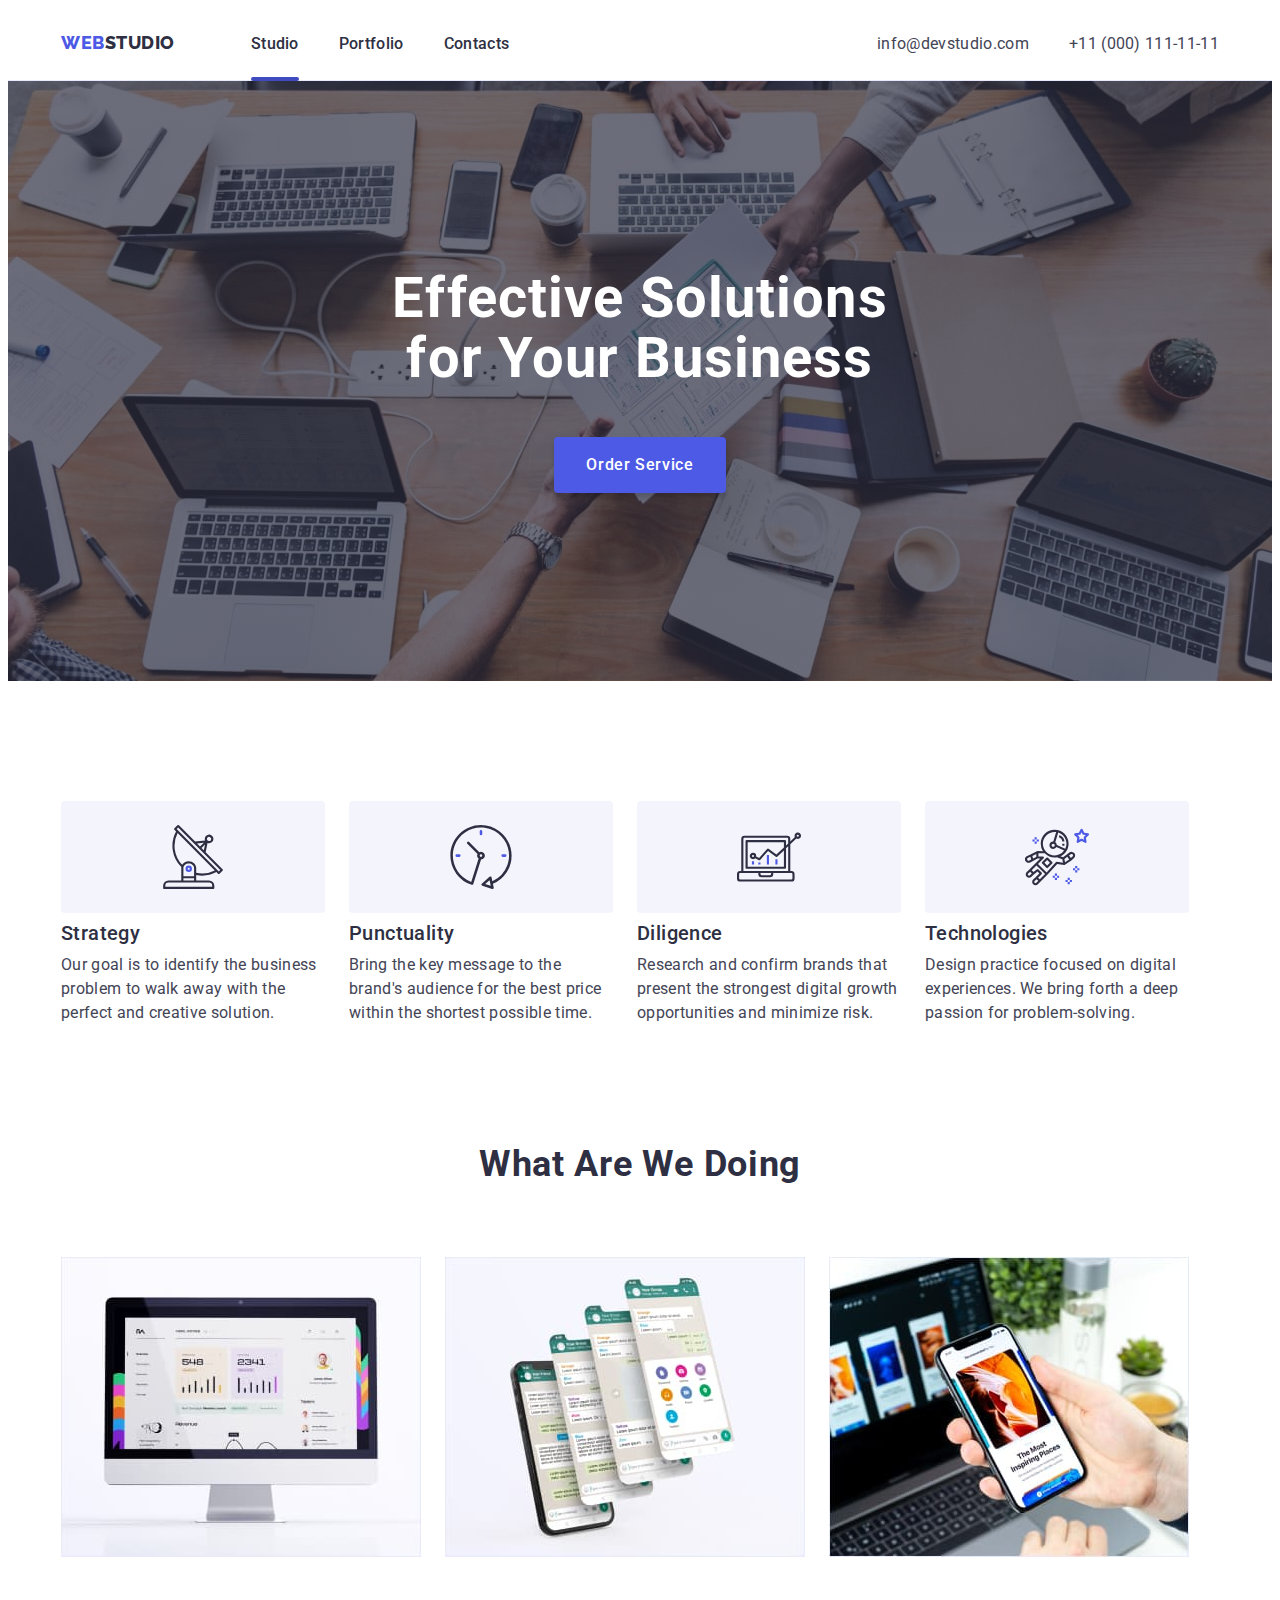
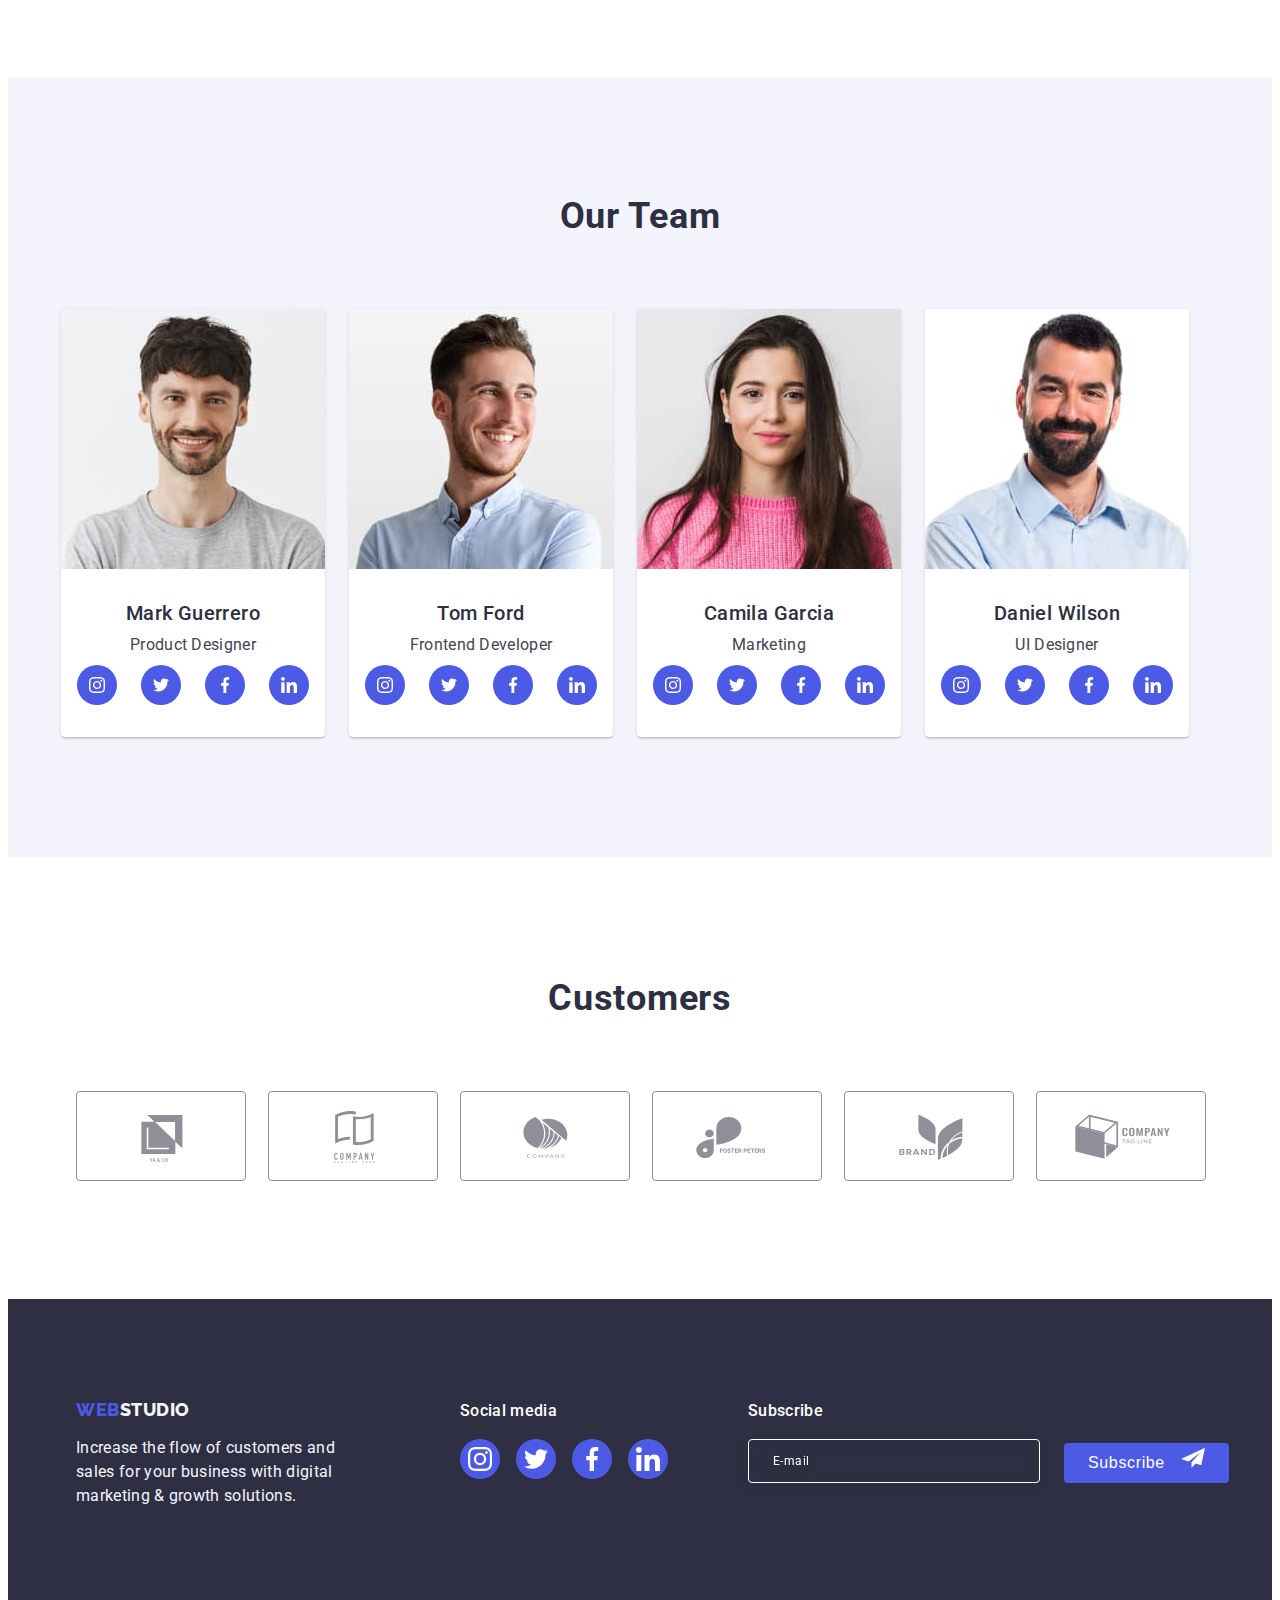
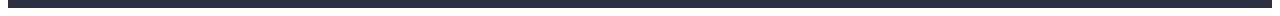
<file: index.html>
<!DOCTYPE html>
<html lang="en">
  <head>
    <meta charset="UTF-8" />
    <meta http-equiv="X-UA-Compatible" content="IE=edge" />
    <meta name="viewport" content="width=device-width, initial-scale=1.0" />
    <title>WebStudio</title>
    <link rel="preconnect" href="https://fonts.googleapis.com" />
    <link rel="preconnect" href="https://fonts.gstatic.com" crossorigin />
    <link
      href="https://fonts.googleapis.com/css2?family=Raleway:wght@800&family=Roboto:wght@400;500;700;900&display=swap"
      rel="stylesheet"
    />
    <link rel="stylesheet" href="./css/styles.css" />
    <link
      rel="stylesheet"
      href="https://cdnjs.cloudflare.com/ajax/libs/modern-normalize/1.1.0/modern-normalize.min.css"
      integrity="sha512-wpPYUAdjBVSE4KJnH1VR1HeZfpl1ub8YT/NKx4PuQ5NmX2tKuGu6U/JRp5y+Y8XG2tV+wKQpNHVUX03MfMFn9Q=="
      crossorigin="anonymous"
      referrerpolicy="no-referrer"
    />
    <link rel="stylesheet" href="./css/styles.css" />
  </head>
  <body>
    <header class="header">
      <div class="container">
        <nav class="header-navigation">
          <a class="header-logo link" href="./index.html"
            >Web<span class="logo-start">Studio</span></a
          >
          <ul class="header-list list">
            <li class="header-item">
              <a class="header-link link current" href="./index.html">Studio</a>
            </li>
            <li class="header-item">
              <a class="header-link link" href="./portfolio.html">Portfolio</a>
            </li>
            <li class="header-item">
              <a class="header-link link" href="">Contacts</a>
            </li>
          </ul>
        </nav>
        <address class="adr">
          <ul class="list">
            <li>
              <a class="header-address link" href="mailto:info@devstudio.com"
                >info@devstudio.com</a
              >
            </li>
            <li>
              <a class="header-address link" href="tel:+110001111111"
                >+11 (000) 111-11-11</a
              >
            </li>
          </ul>
        </address>
      </div>
    </header>
    <main>
      <section class="hero">
        <div class="container cont-align">
          <h1 class="hero-name">Effective Solutions for Your Business</h1>
          <button class="hero-btn" type="button" data-modal-open>
            Order Service
          </button>
        </div>
      </section>
      <section class="our-staks">
        <div class="container">
          <h2 hidden class="hidden-name">We are the Best</h2>
          <ul class="goals list">
            <li class="goals-item">
              <div class="goal-pic">
                <svg class="goal-icon" width="64" height="64">
                  <use href="./images/icons.svg#icon-antenna-1"></use>
                </svg>
              </div>
              <h3 class="goal-title">Strategy</h3>
              <p class="goal-text">
                Our goal is to identify the business problem to walk away with
                the perfect and creative solution.
              </p>
            </li>
            <li class="goals-item">
              <div class="goal-pic">
                <svg class="goal-icon" width="64" height="64">
                  <use href="./images/icons.svg#icon-clock-1"></use>
                </svg>
              </div>
              <h3 class="goal-title">Punctuality</h3>
              <p class="goal-text">
                Bring the key message to the brand's audience for the best price
                within the shortest possible time.
              </p>
            </li>
            <li class="goals-item">
              <div class="goal-pic">
                <svg class="goal-icon" width="64" height="64">
                  <use href="./images/icons.svg#icon-diagram-1"></use>
                </svg>
              </div>
              <h3 class="goal-title">Diligence</h3>
              <p class="goal-text">
                Research and confirm brands that present the strongest digital
                growth opportunities and minimize risk.
              </p>
            </li>
            <li class="goals-item">
              <div class="goal-pic">
                <svg class="goal-icon" width="64" height="64">
                  <use href="./images/icons.svg#icon-astronaut-1"></use>
                </svg>
              </div>
              <h3 class="goal-title">Technologies</h3>
              <p class="goal-text">
                Design practice focused on digital experiences. We bring forth a
                deep passion for problem-solving.
              </p>
            </li>
          </ul>
        </div>
      </section>
      <section class="work">
        <div class="container">
          <h2 class="work-title">What are we doing</h2>
          <ul class="work-list-all list">
            <li class="work-title-item">
              <img src="./images/img1rz.jpg" alt="pic 1" width="360" />
            </li>
            <li class="work-title-item">
              <img src="./images/img2rz.jpg" alt="pic 2" width="360" />
            </li>
            <li class="work-title-item">
              <img src="./images/img3rz.jpg" alt="pic 3" width="360" />
            </li>
          </ul>
        </div>
      </section>
      <section class="team">
        <div class="container">
          <h2 class="team-title">Our Team</h2>
          <ul class="team-list list">
            <li class="team-item">
              <img src="./images/our-team1.jpg" alt="buba 1" width="264" />
              <div class="photo-title">
                <h3 class="team-member">Mark Guerrero</h3>
                <p class="team-member-text">Product Designer</p>
                <ul class="team-soc-list list">
                  <li class="team-soc-item">
                    <a href="" class="team-oc-link link">
                      <svg class="team-soc-icon" width="16" height="16">
                        <use href="./images/icons.svg#icon-instagram"></use>
                      </svg>
                    </a>
                  </li>
                  <li class="team-soc-item">
                    <a href="" class="team-oc-link link">
                      <svg class="team-soc-icon" width="16" height="16">
                        <use href="./images/icons.svg#icon-twitter"></use>
                      </svg>
                    </a>
                  </li>
                  <li class="team-soc-item">
                    <a
                      href="https://t.me/Slav_onliner"
                      class="team-oc-link link"
                    >
                      <svg class="team-soc-icon" width="16" height="16">
                        <use href="./images/icons.svg#icon-facebook"></use>
                      </svg>
                    </a>
                  </li>
                  <li class="team-soc-item">
                    <a href="" class="team-oc-link link">
                      <svg class="team-soc-icon" width="16" height="16">
                        <use href="./images/icons.svg#icon-linkedin"></use>
                      </svg>
                    </a>
                  </li>
                </ul>
              </div>
            </li>
            <li class="team-item">
              <img src="./images/our-team3.jpg" alt="buba 2" width="264" />
              <div class="photo-title">
                <h3 class="team-member">Tom Ford</h3>
                <p class="team-member-text">Frontend Developer</p>
                <ul class="team-soc-list list">
                  <li class="team-soc-item">
                    <a href="" class="team-oc-link link">
                      <svg class="team-soc-icon" width="16" height="16">
                        <use href="./images/icons.svg#icon-instagram"></use>
                      </svg>
                    </a>
                  </li>
                  <li class="team-soc-item">
                    <a href="" class="team-oc-link link"
                      ><svg class="team-soc-icon" width="16" height="16">
                        <use href="./images/icons.svg#icon-twitter"></use>
                      </svg>
                    </a>
                  </li>
                  <li class="team-soc-item">
                    <a href="" class="team-oc-link link"
                      ><svg class="team-soc-icon" width="16" height="16">
                        <use href="./images/icons.svg#icon-facebook"></use>
                      </svg>
                    </a>
                  </li>
                  <li class="team-soc-item">
                    <a href="" class="team-oc-link link">
                      <svg class="team-soc-icon" width="16" height="16">
                        <use href="./images/icons.svg#icon-linkedin"></use>
                      </svg>
                    </a>
                  </li>
                </ul>
              </div>
            </li>
            <li class="team-item">
              <img src="./images/our-team2.jpg" alt="buba 3" width="264" />
              <div class="photo-title">
                <h3 class="team-member">Camila Garcia</h3>
                <p class="team-member-text">Marketing</p>
                <ul class="team-soc-list list">
                  <li class="team-soc-item">
                    <a href="" class="team-oc-link link">
                      <svg class="team-soc-icon" width="16" height="16">
                        <use href="./images/icons.svg#icon-instagram"></use>
                      </svg>
                    </a>
                  </li>
                  <li class="team-soc-item">
                    <a href="" class="team-oc-link link">
                      <svg class="team-soc-icon" width="16" height="16">
                        <use href="./images/icons.svg#icon-twitter"></use>
                      </svg>
                    </a>
                  </li>
                  <li class="team-soc-item">
                    <a href="" class="team-oc-link link"
                      ><svg class="team-soc-icon" width="16" height="16">
                        <use href="./images/icons.svg#icon-facebook"></use>
                      </svg>
                    </a>
                  </li>
                  <li class="team-soc-item">
                    <a href="" class="team-oc-link link">
                      <svg class="team-soc-icon" width="16" height="16">
                        <use href="./images/icons.svg#icon-linkedin"></use>
                      </svg>
                    </a>
                  </li>
                </ul>
              </div>
            </li>
            <li class="team-item">
              <img src="./images/our-team4.jpg" alt="buba 4" width="264" />
              <div class="photo-title">
                <h3 class="team-member">Daniel Wilson</h3>
                <p class="team-member-text">UI Designer</p>
                <ul class="team-soc-list list">
                  <li class="team-soc-item">
                    <a href="" class="team-oc-link link">
                      <svg class="team-soc-icon" width="16" height="16">
                        <use href="./images/icons.svg#icon-instagram"></use>
                      </svg>
                    </a>
                  </li>
                  <li class="team-soc-item">
                    <a href="" class="team-oc-link link"
                      ><svg class="team-soc-icon" width="16" height="16">
                        <use href="./images/icons.svg#icon-twitter"></use>
                      </svg>
                    </a>
                  </li>
                  <li class="team-soc-item">
                    <a href="" class="team-oc-link link"
                      ><svg class="team-soc-icon" width="16" height="16">
                        <use href="./images/icons.svg#icon-facebook"></use>
                      </svg>
                    </a>
                  </li>
                  <li class="team-soc-item">
                    <a href="" class="team-oc-link link">
                      <svg class="team-soc-icon" width="16" height="16">
                        <use href="./images/icons.svg#icon-linkedin"></use>
                      </svg>
                    </a>
                  </li>
                </ul>
              </div>
            </li>
          </ul>
        </div>
      </section>
      <section class="customers">
        <div class="customers-container container">
          <h2 class="customers-name">Customers</h2>
          <ul class="customers-list list">
            <li class="customer-item">
              <a href="" class="customer-link link">
                <svg class="customer-icon" width="104" height="56">
                  <use href="./images/icons.svg#icon-Logo"></use>
                </svg>
              </a>
            </li>
            <li class="customer-item">
              <a href="" class="customer-link link">
                <svg class="customer-icon" width="104" height="56">
                  <use href="./images/icons.svg#icon-Logo-1"></use>
                </svg>
              </a>
            </li>
            <li class="customer-item">
              <a href="" class="customer-link link">
                <svg class="customer-icon" width="104" height="56">
                  <use href="./images/icons.svg#icon-Logo-2"></use>
                </svg>
              </a>
            </li>
            <li class="customer-item">
              <a href="" class="customer-link link">
                <svg class="customer-icon" width="104" height="56">
                  <use href="./images/icons.svg#icon-Logo-3"></use>
                </svg>
              </a>
            </li>
            <li class="customer-item">
              <a href="" class="customer-link link">
                <svg class="customer-icon" width="104" height="56">
                  <use href="./images/icons.svg#icon-Logo-4"></use>
                </svg>
              </a>
            </li>
            <li class="customer-item">
              <a href="" class="customer-link link">
                <svg class="customer-icon" width="104" height="56">
                  <use href="./images/icons.svg#icon-Logo-5"></use>
                </svg>
              </a>
            </li>
          </ul>
        </div>
      </section>
    </main>
    <footer class="footer">
      <div class="footer-align container">
        <div class="footer-width">
          <a class="footer-logo link" href="./index.html"
            >Web<span class="footer-logo-start">Studio</span>
          </a>
          <p class="footer-text">
            Increase the flow of customers and sales for your business with
            digital marketing & growth solutions.
          </p>
        </div>
        <div class="footer-social">
          <p class="footer-soc-name">Social media</p>
          <ul class="footer-soc-list list">
            <li class="team-soc-item">
              <a href="" class="footer-oc-link link">
                <svg class="team-soc-icon" width="24" height="24">
                  <use href="./images/icons.svg#icon-instagram"></use>
                </svg>
              </a>
            </li>
            <li class="team-soc-item">
              <a href="" class="footer-oc-link link"
                ><svg class="team-soc-icon" width="24" height="24">
                  <use href="./images/icons.svg#icon-twitter"></use>
                </svg>
              </a>
            </li>
            <li class="team-soc-item">
              <a href="" class="footer-oc-link link"
                ><svg class="team-soc-icon" width="24" height="24">
                  <use href="./images/icons.svg#icon-facebook"></use>
                </svg>
              </a>
            </li>
            <li class="team-soc-item">
              <a href="" class="footer-oc-link link">
                <svg class="team-soc-icon" width="24" height="24">
                  <use href="./images/icons.svg#icon-linkedin"></use>
                </svg>
              </a>
            </li>
          </ul>
        </div>
        <div class="footer-subscribe">
          <div class="footer-subscribe-field">
            <label class="subscribe-lable">
              <span class="subscribe-title">Subscribe</span>
              <span class="subscribe-input-wrap">
                <input
                  type="email"
                  name="user-email"
                  class="subscribe-input"
                  placeholder="E-mail"
                />
              </span>
            </label>
            <span class="subscribe-input-wrap">
              <button type="submit" class="subscribe-btn">Subscribe</button>
              <svg class="subscribe-btn-icon" width="24" height="24">
                <use href="./images/icons.svg#icon-frame-3"></use>
              </svg>
            </span>
          </div>
        </div>
      </div>
    </footer>
    <div class="backdrop is-hidden" data-modal>
      <div class="modal">
        <button type="button" class="modal-close" data-modal-close>
          <svg class="icon-close-btn" width="8" height="8">
            <use href="./images/icons.svg#icon-close-btn"></use>
          </svg>
        </button>
        <p class="modal-title">Leave your contacts and we will call you back</p>
        <form class="modal-form">
          <div class="modal-field">
            <label class="modal-lable">
              <span>Name</span>
              <span class="input-wrap">
                <input
                  type="text"
                  name="user-name"
                  class="modal-input"
                  required
                />
                <svg class="modal-icon" width="18" height="24">
                  <use href="./images/icons.svg#icon-person-black-18dp-1"></use>
                </svg>
              </span>
            </label>
          </div>
          <div class="modal-field">
            <label class="modal-lable">
              <span>Phone</span>
              <span class="input-wrap">
                <input
                  type="tel"
                  name="user-phone"
                  class="modal-input"
                  title="Введіть свій номер телефону!"
                />
                <svg class="modal-icon" width="18" height="24">
                  <use href="./images/icons.svg#icon-phone-black-18dp-1"></use>
                </svg>
              </span>
            </label>
          </div>
          <div class="footer-subscribe">
            <label class="modal-lable">
              <span>Email</span>
              <span class="input-wrap">
                <input type="email" name="user-email" class="modal-input" />
                <svg class="modal-icon" width="18" height="24">
                  <use href="./images/icons.svg#icon-email-black-18dp-1"></use>
                </svg>
              </span>
            </label>
          </div>
          <div class="modal-field">
            <label class="input-text modal-lable" for="user-text">
              Comment</label
            >
            <textarea
              name="user-text"
              id="user-text"
              class="modal-textarea"
              placeholder="Text input"
            ></textarea>
          </div>
          <div class="license-field">
            <input
              type="checkbox"
              name="license"
              id="license"
              class="licens-checkbox visually-hidden"
              value="true"
            />
            <label for="license" class="check-text">
              <span>
                <svg class="check-icon" width="10" height="8">
                  <use href="./images/icons.svg#icon-check"></use>
                </svg>
              </span>
              I accept the terms and conditions of the
              <a class="hz" href="">Privacy Policy</a></label
            >
          </div>
          <button type="submit" class="modal-btn">Send</button>
        </form>
      </div>
    </div>
    <script src="./js/modal.js"></script>
  </body>
</html>
</file>
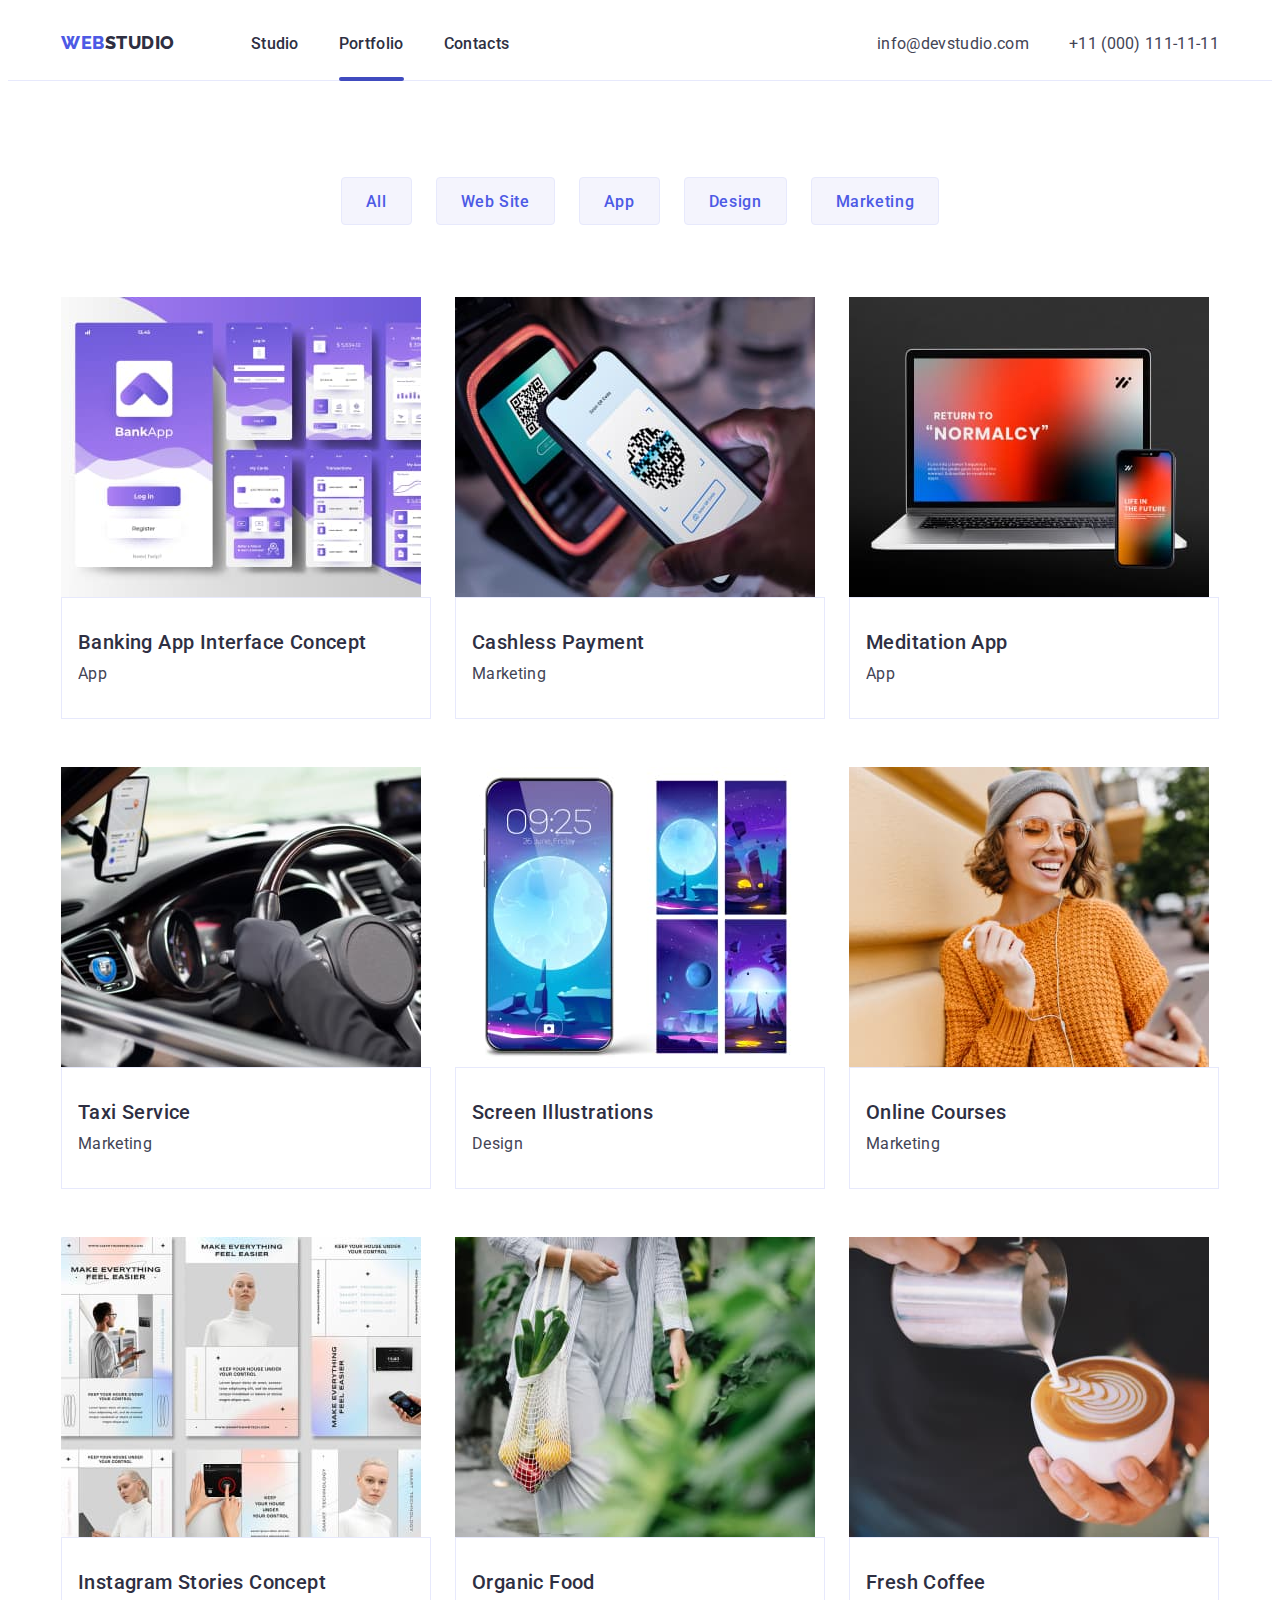
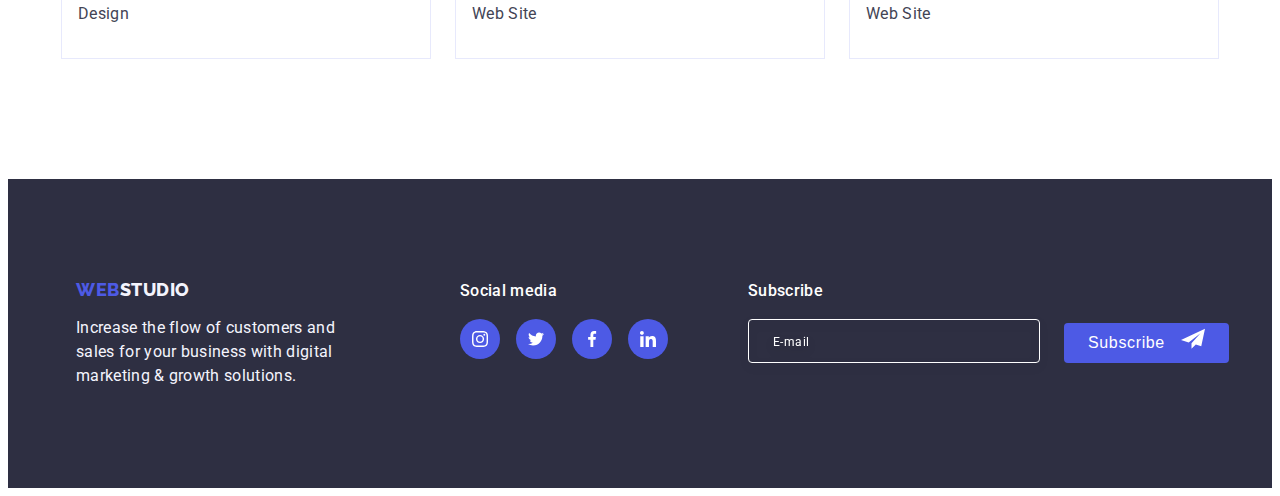
<file: portfolio.html>
<!DOCTYPE html>
<html lang="en">
  <head>
    <meta charset="UTF-8" />
    <meta http-equiv="X-UA-Compatible" content="IE=edge" />
    <meta name="viewport" content="width=device-width, initial-scale=1.0" />
    <title>WebStudio</title>
    <link rel="preconnect" href="https://fonts.googleapis.com" />
    <link rel="preconnect" href="https://fonts.gstatic.com" crossorigin />
    <link
      href="https://fonts.googleapis.com/css2?family=Raleway:wght@800&family=Roboto:wght@400;500;700;900&display=swap"
      rel="stylesheet"
    />
    <link
      rel="stylesheet"
      href="https://cdnjs.cloudflare.com/ajax/libs/modern-normalize/1.1.0/modern-normalize.min.css"
      integrity="sha512-wpPYUAdjBVSE4KJnH1VR1HeZfpl1ub8YT/NKx4PuQ5NmX2tKuGu6U/JRp5y+Y8XG2tV+wKQpNHVUX03MfMFn9Q=="
      crossorigin="anonymous"
      referrerpolicy="no-referrer"
    />
    <link rel="stylesheet" href="./css/styles.css" />
  </head>
  <body>
    <header class="header">
      <div class="container">
        <nav class="header-navigation">
          <a class="header-logo link" href="./index.html"
            >Web<span class="logo-start">Studio</span></a
          >
          <ul class="header-list list">
            <li class="header-item">
              <a class="header-link link" href="./index.html">Studio</a>
            </li>
            <li class="header-item">
              <a class="header-link link  current" href="./portfolio.html">Portfolio</a>
            </li>
            <li class="header-item">
              <a class="header-link link" href="">Contacts</a>
            </li>
          </ul>
        </nav>
        <address class="adr">
          <ul class="list">
            <li>
              <a class="header-address link" href="mailto:info@devstudio.com"
                >info@devstudio.com</a
              >
            </li>
            <li>
              <a class="header-address link" href="tel:+110001111111"
                >+11 (000) 111-11-11</a
              >
            </li>
          </ul>
        </address>
      </div>
    </header>
    <main>
      <section class="filters">
        <div class="container">
          <h1 hidden>Filtering</h1>
          <ul class="filter-list list">
            <li><button class="filter-btn" type="button">All</button></li>
            <li><button class="filter-btn" type="button">Web Site</button></li>
            <li><button class="filter-btn" type="button">App</button></li>
            <li><button class="filter-btn" type="button">Design</button></li>
            <li><button class="filter-btn" type="button">Marketing</button></li>
          </ul>
          <!-- </div> -->
          <!-- </section> -->
          <!-- <section class="search-results"> -->
          <!-- <div class="container"> -->
          <ul class="search-result list">
            <li class="cards">
              <a class="link card-link" href=""
                >
               <div class="card-cover-wrap"> 
                <img
                  src="./images/img-1-1-banking.jpg"
                  alt="BankApp screens"
                  width="360"
                />
                
                <p class="card-cover-text">14 Stylish and User-Friendly App Design Concepts · Task Manager App · Calorie Tracker App · Exotic Fruit Ecommerce App · Cloud Storage App</p>
               </div>
                <div class="card-title">
                  <h2 class="card-name">Banking App Interface Concept </h2>
                  <p class="card-text">App</p></a>  
                </div>
            </li>

            <li class="cards">
              <a class="link card-link" href="">
               <div class="card-cover-wrap">
                <img
                  src="./images/img-1-2-cashless.jpg"
                  alt="QR scanning"
                  width="360"
                />
                <p class="card-cover-text">Lorem ipsum dolor sit, amet consectetur adipisicing elit. Porro aut sint, nemo harum iusto, nihil quibusdam alias velit dignissimos ratione iure commodi dolore et dolorum deserunt molestiae voluptatibus vero quod.</p>
               </div>
                <div class="card-title">
                  <h2 class="card-name">Cashless Payment</h2>
                  <p class="card-text">Marketing</p></a
              >
                </div>
            </li>
            <li class="cards">
              <a class="link card-link" href=""
                ><div class="card-cover-wrap"><img
                  src="./images/img-1-3-meditation.jpg"
                  alt="notebook and phone whith  Normalcy app"
                  width="360"
                />
                <p class="card-cover-text">Lorem ipsum dolor sit, amet consectetur adipisicing elit. Porro aut sint, nemo harum iusto, nihil quibusdam alias velit dignissimos ratione iure commodi dolore et dolorum deserunt molestiae voluptatibus vero quod.</p>
               </div> 
                <div class="card-title">
                  <h2 class="card-name">Meditation App</h2>
                  <p class="card-text">App</p></a
              >
                </div>
            </li>
            <li class="cards">
              <a class="link card-link" href="">
                <div class="card-cover-wrap"><img
                  src="./images/img-2-1-taxi.jpg"
                  alt="car dashboard"
                  width="360"
                />
                <p class="card-cover-text">Lorem ipsum dolor sit, amet consectetur adipisicing elit. Porro aut sint, nemo harum iusto, nihil quibusdam alias velit dignissimos ratione iure commodi dolore et dolorum deserunt molestiae voluptatibus vero quod.</p>
               </div> 
                <div class="card-title">
                  <h2 class="card-name">Taxi Service</h2>
                  <p class="card-text">Marketing</p></a
              >
                </div>
            </li>
            <li class="cards">
              <a class="link card-link" href="">
               <div class="card-cover-wrap"> <img
                  src="./images/img-2-2-screen.jpg"
                  alt="Moon picture screens"
                  width="360"
                />
                <p class="card-cover-text">Lorem ipsum dolor sit, amet consectetur adipisicing elit. Porro aut sint, nemo harum iusto, nihil quibusdam alias velit dignissimos ratione iure commodi dolore et dolorum deserunt molestiae voluptatibus vero quod.</p>
               </div> 
                <div class="card-title">
                  <h2 class="card-name">Screen Illustrations</h2>
                  <p class="card-text">Design</p></a
              >
                </div>
            </li>
            <li class="cards">
              <a class="link card-link" href="">
               <div class="card-cover-wrap"> 
                <img
                  src="./images/img-2-3-courses.jpg"
                  alt="a gerl whith smartphone"
                  width="360"
                />
                <p class="card-cover-text">Lorem ipsum dolor sit, amet consectetur adipisicing elit. Porro aut sint, nemo harum iusto, nihil quibusdam alias velit dignissimos ratione iure commodi dolore et dolorum deserunt molestiae voluptatibus vero quod.</p>
               </div> 
                <div class="card-title">
                  <h2 class="card-name">Online Courses</h2>
                  <p class="card-text">Marketing</p></a
              >
                </div>
            </li>
            <li class="cards">
              <a class="link card-link" href="">
               <div class="card-cover-wrap">
                <img
                  src="./images/img-3-1-insta.jpg"
                  alt="smarthome screens"
                  width="360"
                />
                <p class="card-cover-text">Lorem ipsum dolor sit, amet consectetur adipisicing elit. Porro aut sint, nemo harum iusto, nihil quibusdam alias velit dignissimos ratione iure commodi dolore et dolorum deserunt molestiae voluptatibus vero quod.</p>
               </div> 
                <div class="card-title">
                  <h2 class="card-name">Instagram Stories Concept</h2>
                  <p class="card-text">Design</p></a
              >
                </div>
            </li>
            <li class="cards">
              <a class="link card-link" href="">
               <div class="card-cover-wrap"> <img
                  src="./images/img-3-2-organic.jpg"
                  alt="a human with vegatables bag"
                  width="360"
                />
                <p class="card-cover-text">Lorem ipsum dolor sit, amet consectetur adipisicing elit. Porro aut sint, nemo harum iusto, nihil quibusdam alias velit dignissimos ratione iure commodi dolore et dolorum deserunt molestiae voluptatibus vero quod.</p>
               </div> 
                <div class="card-title">
                  <h2 class="card-name">Organic Food</h2>
                  <p class="card-text">Web Site</p></a
              >
                </div>
            </li>
            <li class="cards">
              <a class="link card-link" href="">
               <div class="card-cover-wrap"> <img
                  src="./images/img-3-3-coffee.jpg"
                  alt="a  cup of coffee"
                  width="360"
                />
                <p class="card-cover-text">Lorem ipsum dolor sit amet consectetur adipisicing elit. Reprehenderit totam numquam, ut ea aspernatur adipisci dignissimos quam architecto facilis culpa explicabo vero autem consequuntur est. Quidem ipsum labore at quaerat eum voluptas ducimus laudantium. Natus neque aperiam, veniam architecto repellat voluptatibus eligendi eveniet facere autem consequuntur quaerat excepturi unde nulla culpa rerum cumque totam beatae id magni blanditiis. Dicta reprehenderit magni, laborum quas iure sequi nulla dolores veritatis facere consectetur tempora et? Corporis, quasi delectus commodi laudantium aut error sed dolore modi vel aperiam at, similique recusandae asperiores vitae magnam voluptate? In aperiam, natus accusantium deserunt asperiores molestias ea eum?</p>
               </div> 
                <div class="card-title">
                  <h2 class="card-name">Fresh Coffee</h2>
                  <p class="card-text">Web Site</p></a
              >
                </div>
            </li>
          </ul>
        </div>
      </section>


    </main>
    <footer class="footer">
      <div class="footer-align container">
        <div class="footer-width">
          <a class="footer-logo link" href="./index.html"
            >Web<span class="footer-logo-start">Studio</span>
          </a>
          <p class="footer-text">
            Increase the flow of customers and sales for your business with
            digital marketing & growth solutions.
          </p>
        </div>
        <div class="footer-social">
          <p class="footer-soc-name">Social media</p>
          <ul class="footer-soc-list list">
            <li class="team-soc-item">
              <a href="" class="footer-oc-link link">
                <svg class="team-soc-icon" width="16" height="16">
                  <use href="./images/icons.svg#icon-instagram"></use>
                </svg>
              </a>
            </li>
            <li class="team-soc-item">
              <a href="" class="footer-oc-link link"
                ><svg class="team-soc-icon" width="16" height="16">
                  <use href="./images/icons.svg#icon-twitter"></use>
                </svg>
              </a>
            </li>
            <li class="team-soc-item">
              <a href="" class="footer-oc-link link"
                ><svg class="team-soc-icon" width="16" height="16">
                  <use href="./images/icons.svg#icon-facebook"></use>
                </svg>
              </a>
            </li>
            <li class="team-soc-item">
              <a href="" class="footer-oc-link link">
                <svg class="team-soc-icon" width="16" height="16">
                  <use href="./images/icons.svg#icon-linkedin"></use>
                </svg>
              </a>
            </li>
          </ul>
        </div>
        <div class="footer-subscribe">
          <div class="footer-subscribe-field">
            <label class="subscribe-lable">
              <span class="subscribe-title">Subscribe</span>
              <span class="subscribe-input-wrap">
                <input
                  type="email"
                  name="user-email"
                  class="subscribe-input"
                  placeholder="E-mail"
                />
              </span>
            </label>
            <span class="subscribe-input-wrap">
              <button type="submit" class="subscribe-btn">Subscribe</button>
              <svg class="subscribe-btn-icon" width="24" height="24">
                <use href="./images/icons.svg#icon-frame-3"></use>
              </svg>
            </span>
          </div>
        </div>
      </div>
    </footer>
  </body>
</html>
</file>
<file: css/styles.css>
:root {
    --cloud-color: #F4F4FD;
    --color-page: #FFFFFF;
    --header-color: #2E2F42;
    --iris-blue: #4d5ae5;
    --body-color: #434455;
    --hoverocus: #404bbf;

}

p, h1, h2, h3, h4 {
    margin: 0;
}

ul {
    margin: 0;
    padding-left: 0;
}

button {
    cursor: pointer;
}

address {
    font-style: normal;
}

img {
    display: block;
}

.container {
   width: 1158px;
   padding: 0 15px;
   margin: 0 auto;
}

body {
    font-family: Roboto, sans-serif;
    color: #434455;
    background-color: var(--color-page);
    

}

.list {
    list-style: none;
}

.link {
    text-decoration: none; 
}

.no-scroll {
    overflow: none;
}

.visually-hidden {
    position: absolute;
    width: 1px;
    height: 1px;
    margin: -1px;
    border: 0;
    padding: 0;
    white-space: nowrap;
    clip-path: inset(100%);
    clip: rect(0 0 0 0);
    overflow: hidden;
}


.header {
    padding-top: 24px;
    padding-bottom: 24px;
    border-bottom: 1px solid #E7E9FC;
}

.header-navigation {
    display: flex;
    /* margin-right: auto; */
}

.logo-start {
    font-family: Raleway, sans-serif;
    font-weight: 800;
    font-size: 18px;
    line-height: 1.17;
    align-items: center;
    letter-spacing: 0.03em;
    text-transform: uppercase;
    color: var(--header-color);
}
.header-logo {
    font-family: Raleway, sans-serif;
    font-weight: 800;
    font-size: 18px;
    line-height: 1.17;
    align-items: center;
    letter-spacing: 0.03em;
    text-transform: uppercase;
    color: var(--iris-blue);
    margin-right: 76px;
}


.header-link {
    font-weight: 500;
    font-size: 16px;
    line-height: 1.5;
    letter-spacing: 0.02em;
    color: var(--header-color);
    transition: color 250ms cubic-bezier(0.4, 0, 0.2, 1);
}

.header-link:hover,
.header-link:focus {
    color: var(--hoverocus);
}

.header-list {
    display: flex;
    gap: 40px;
}

.adr {
    font-style: normal;
}

.adr ul {
    display: flex;
    gap: 40px;
}

.header div {
    display: flex;
    justify-content: space-between;
  
}




.header-address { 
    font-size: 16px;
    line-height: 1.5;
    letter-spacing: 0.02em;
    color: var(--body-color);
    transition: color 250ms cubic-bezier(0.4, 0, 0.2, 1);
    
}
.header-address:hover,
.header-address:focus {
    color: #404BBF;
}

.current {
    position: relative;
}

.current::after {
    position: absolute;
    content: "";
    width: 100%;
    height: 4px;
    border-radius: 2px;
    background: #404BBF;
    left: 0;
    top: 43px;
   
}



/**-----------------hero ------------------*/ 
.hero {
    padding-top: 188px;
    padding-bottom: 188px;
    background-color: var(--header-color);
    background-image: linear-gradient(
        rgba(46, 47, 66, 0.7), 
        rgba(46, 47, 66, 0.7)
        ), url("../images/bg-image.jpg");
    
    background-repeat: no-repeat;
    background-position: center;
    /* background-size: cover; */
    max-width: 1440px;
    margin: 0 auto;

}

.cont-align {
    display: flex;
    flex-direction: column;
    align-items: center;
}


.hero-name {
    text-align: center;
    font-weight: 700;
    font-size: 56px;
    line-height: 1.07;
    letter-spacing: 0.02em;
    color: #FFFFFF;
    max-width: 496px;
    
}

.hero-btn {
    font-family: inherit;
    font-weight: 500;
    font-size: 16px;
    line-height: 1.5;
    display: flex;
    align-items: center;
    letter-spacing: 0.04em;
    color: #FFFFFF;
    background-color: #4D5AE5;
    cursor: pointer;
    padding: 16px 32px;
    border-radius: 4px;
    box-shadow: 0px 4px 4px rgba(0, 0, 0, 0.15);
    border: none;
    margin: 0 auto;
    margin-top: 48px;
    transition: background-color 250ms cubic-bezier(0.4, 0, 0.2, 1);
}

.hero-btn:hover,
.hero-btn:focus {
    background-color: #404BBF;
}


.goals {
    display: flex;
    gap: 24px;
}


.goals-item {
    width: 264px;
}


.our-staks {
    padding-top: 120px;
    padding-bottom: 120px;
   
}

.goal-title {
    font-weight: 500;
    font-size: 20px;
    line-height: 1.2;
    letter-spacing: 0.02em;
    color: var(--header-color);
    margin-bottom: 8px;
    
        
}

.goal-text {
    font-size: 16px;
    line-height: 1.5;
    letter-spacing: 0.02em;
    
}

.goal-pic {
    width: 264px;
    height: 112px;
    display: flex;
    justify-content: center;
    align-items: center;
    background-color: #F4F4FD;
    border-radius: 4px;
    margin-bottom: 8px;
}


.work {
    padding-bottom: 120px;
}

.work-title {
font-weight: 700;
font-size: 36px;
line-height: 1.11;
text-align: center;
letter-spacing: 0.02em;
text-transform: capitalize;
color: var(--header-color);
margin-bottom: 72px;
}

.work-list-all {
    display: flex;
    gap: 24px;
}



.work-title-item {
    background-color: #FFFFFF;
}

/** ----------------- Team -----------*/

.team {
    background-color: #F4F4FD;
    padding-top: 120px;
    padding-bottom: 120px;
}

.team-list {
    display: flex;
    gap: 24px;
}



.team-item {
  background-color: #FFFFFF;
  box-shadow: 0px 1px 6px rgba(46, 47, 66, 0.08), 0px 1px 1px rgba(46, 47, 66, 0.16), 0px 2px 1px rgba(46, 47, 66, 0.08);
  border-radius: 0px 0px 4px 4px;
  flex: none;
  order: 1;
  flex-grow: 0;
  z-index: 0;


}


.team-title {
        font-weight: 700;
        font-size: 36px;
        line-height: 1.11;
        text-align: center;
        letter-spacing: 0.02em;
        text-transform: capitalize;
        color: var(--header-color);
        margin-bottom: 72px;
}


.photo-title {
    padding: 32px 0;
}
.team-member {
        font-weight: 500;
        font-size: 20px;
        line-height: 24px;
        color: var(--header-color);
        letter-spacing: 0.02em;
        text-align: center;
        
       
}

.team-member-text {
    font-size: 16px;
    line-height: 1.5;
    letter-spacing: 0.02em;
    text-align: center;
    
    margin-top: 8px;
    margin-bottom: 8px;
    
}

.team-soc-list {
    display: flex;
    justify-content: center;
    gap: 24px;
}

.team-soc-item {
    width: 40px;
    height: 40px;
}

.team-oc-link {
    width: 100%;
    height: 100%;
    border-radius: 50%;
    background-color: #4D5AE5;
    display: flex;
    align-items: center;
    justify-content: center;
    fill: white;
    transition: background-color 250ms cubic-bezier(0.4, 0, 0.2, 1); 
    

}

.team-oc-link:hover,
.team-oc-link:focus {
    background-color: #404BBF;
    /* fill: green; */
    outline: none;

}

/* .team-oc-link:hover > .team-soc-icon,
.team-oc-link:focus > .team-soc-icon {
    fill: red;

} */


/* .team-soc-icon {
   fill: currentColor
} */





/**-------------Customer-----------*/

.customers-container {
    margin: 120px 0 120px;
    display: flex;
    flex-direction: column;
    margin: 120px auto;
}

.customers-name {

    margin-bottom: 72px;
    font-weight: 700;
    font-size: 36px;
    line-height: 0, 11;
    text-align: center;
    letter-spacing: 0.02em;
    text-transform: capitalize;
    color: #2E2F42;
}

.customers-list {
    display: flex;
    justify-content: center;
    gap: 24px;
}

.customer-item {
    width: 168px;
    height: 88px;

}

.customer-link {
    width: 100%;
    height: 100%;
    background-color: #ffffff;
    display: flex;
    align-items: center;
    justify-content: center;
    fill: #8E8F99;
    border: 1px solid #8E8F99;
    border-radius: 4px;
    color: green;
    transition: fill 250ms cubic-bezier(0.4, 0, 0.2, 1), border 250ms cubic-bezier(0.4, 0, 0.2, 1); 

}


.customer-link:hover,
.customer-link:focus {
    fill: #404BBF;
    border:1px solid #404BBF;
    outline: none;
}




/** --------------- Footer ---------*/

.footer {
    background-color:#2E2F42;
    padding-top: 100px;
    padding-bottom: 100px;
    /* display: flex;  */
    
    
}

.footer-align {
    display: flex;
}


.footer-width {
    padding-left: 15px;
    margin-right: 120px;
}

.footer-text {
        font-size: 16px;
        line-height: 1.5;
        letter-spacing: 0.02em;
        color: #F4F4FD;
        width: 264px;
}

.footer-logo {
    font-family: Raleway, sans-serif;
    font-style: normal;
    font-weight: 800;
    font-size: 18px;
    line-height: 1.17;
    display: flex;
    align-items: center;
    letter-spacing: 0.03em;
    text-transform: uppercase;
    color: var(--iris-blue);
    margin-bottom: 16px;
}

.footer-logo-start {
        
        font-style: normal;
        font-weight: 800;
        font-size: 18px;
        line-height: 1.17;
        display: flex;
        align-items: center;
        letter-spacing: 0.03em;
        text-transform: uppercase; 
        color: #f4f4fd;

}

.footer-soc-name {
    font-weight: 500;
    font-size: 16px;
    line-height: 1.5;
    letter-spacing: 0.02em; 
    color: #FFFFFF;
    margin-bottom: 16px;
}
.footer-soc-list {
    display: flex;
    gap: 16px;
}

.footer-oc-link {
    width: 100%;
    height: 100%;
    border-radius: 50%;
    background-color: #4D5AE5;
    display: flex;
    align-items: center;
    justify-content: center;
    fill: white;
    transition: background-color 250ms cubic-bezier(0.4, 0, 0.2, 1)

}

.footer-oc-link:hover,
.footer-oc-link:focus {
    background-color: #31D0AA;
    /* fill: green; */
    outline: none;

}

.footer-subscribe {
 position: relative;
}

.footer-subscribe-field {
    display: flex;
}

.subscribe-lable {
    font-size: 12px;
        line-height: 1.17;
        letter-spacing: 0.04em;
        color: #8E8F99;
}

.subscribe-input-wrap {
   display: flex;
   align-items: flex-end;
   
   

 
}
.subscribe-btn {
    width: 165px;
    height: 40px;
    background: #4D5AE5;
     border-radius: 4px;
 
    font-weight: 500;
    font-size: 16px;
    line-height: 1.5;
    display: flex;
    align-items: center;
    letter-spacing: 0.04em;
    color: #FFFFFF;
    padding: 0;
    padding-left: 24px;
    padding-right: 24px;
    border: none;
    outline: none;
    transition: background-color 250ms cubic-bezier(0.4, 0, 0.2, 1);
 }

 .subscribe-btn:hover,
 .subscribe-btn:focus {
     background-color: #404BBF;
 }

.subscribe-btn-icon {
    position: absolute;
    right: 24px;
    top: 50%;
    transform: translateY(-30%);
    
}

.subscribe-title {
        font-style: normal;
        font-weight: 500;
        font-size: 16px;
        line-height: 1.5;    
        letter-spacing: 0.02em;
        color: #FFFFFF;
        display: block;
        margin: 0;
        margin-bottom: 16px;

}

.subscribe-input {
    width: 264px;
    height: 40px;
    border: 1px solid #FFFFFF;
    filter: drop-shadow(0px 4px 4px rgba(0, 0, 0, 0.15));
    border-radius: 4px;
    background-color: transparent;
    box-shadow: none;
    padding-left: 24px;
    color: #ffffff;
    outline: none;
}

/* .modal-btn {
    width: 165px;
    height: 40px;
    background: #4D5AE5;
    border-radius: 4px;
} */

/* .modal-btn {
font-weight: 500;
font-size: 16px;
line-height: 1.5;
letter-spacing: 0.04em;
color: #FFFFFF;
} */

.subscribe-lable {
    margin-left: 80px;
    margin-right: 24px;
}

.subscribe-input::placeholder {
    font-family: 'Roboto';
    font-style: normal;
    font-weight: 400;
    font-size: 12px;
    line-height: 1.5;
    letter-spacing: 0.04em;
    color: #FFFFFF;
    

}



/** ----------------- *** Modal *** ----------------*/
.is-hidden {
    opacity: 0;
    visibility: hidden;
    pointer-events: none;
}

.backdrop {
  position: fixed;
  top: 0;
  width: 100%;
  height: 100%;
  background-color: rgba(46, 47, 66, 0.4);  
  transition: opacity 300ms linear, visibility 300ms linear;
}

.is-hidden {
    opacity: 0;
    visibility: hidden;
    pointer-events: none;
}

.modal {
    position: absolute;
    top: 50%;
    left: 50%;
    transform: translate(-50%, -50%) scale(1);
    transition: transform 500ms linear;
    width: 408px;
    min-height: 576px;
    background-color: #FCFCFC;
    border-radius: 4px;
    padding: 24px;
    filter: drop-shadow(0px 1px 2px rgba(0, 0, 0, 0.2)) drop-shadow(0px 1px 3px rgba(0, 0, 0, 0.12)) drop-shadow(0px 1px 1px rgba(0, 0, 0, 0.14));
 
}

.backdrop.is-hidden .modal {
    transform: translate(-50%, -50%) scale(0);
}

/**@@@@@@@@@@@@@@@@@@@@@@@@    Будь ласка, оцініть адекватність коду цього селектору. Цікавить присутність тут -  position: relative. Чи можна так робити;                             @@@@@@@@@@@@@@@@@@@@@@@*/
.modal-close {
   /* position: absolute; */
   width: 24px;
   height: 24px;
   /* top: 24px; */
   /* right: 24px; */
   background: #E7E9FC;
   border: 1px solid rgba(0, 0, 0, 0.1);
   border-radius: 50%;
   display: block;
   margin-left: auto;
   margin-bottom: 24px;
   position: relative;
   transition: background-color 250ms cubic-bezier(0.4, 0, 0.2, 1);
}

.modal-close:focus,
.modal-close:hover {
    background-color: #404BBF;
    outline: transparent;
  


}

.modal-close:focus>.icon-close-btn,
.modal-close:hover > .icon-close-btn {
    fill: #FFFFFF;
}

.icon-close-btn {
    position: absolute;
    top: 50%;
    left: 50%;
    transform: translate(-50%, -50%);
    transition: fill 250ms cubic-bezier(0.4, 0, 0.2, 1);

}

.modal-title {
    
    font-weight: 500;
    font-size: 16px;
    line-height: 1.5;
    text-align: center;
    letter-spacing: 0.02em;
    color: #2E2F42;
    margin-bottom: 16px;
   
}

.modal-input {
    width: 100%;
    height: 40px;
    border: 1px solid rgba(46, 47, 66, 0.4);
    border-radius: 4px;
    /* margin-bottom: 8px; */
    font-size: 12px;
    line-height: 1.17;
    letter-spacing: 0.04em;
    /* color: rgba(46, 47, 66, 0.4); */
    padding-left: 38px;
    /* padding-top: 8px; */
    outline: transparent;
    transition: border-color 250ms cubic-bezier(0.4, 0, 0.2, 1);
    background-color: #FCFCFC;
}

.modal-input:focus {
    border-color: #4D5AE5;
}

.modal-input:focus + .modal-icon{
    fill: #4D5AE5;
}

/* .modal-input:not(:focus):not(:placeholder-shown):valid {
   background-color: rgba(148, 230, 148, 0.2);

}

.modal-input:not(:focus):not(:placeholder-shown):invalid {
    background-color: rgba(243, 174, 174, 0.3);
} */




.modal-field {
    margin-bottom: 8px;
}



.modal-lable {
  font-size: 12px;
  line-height: 1.17;
  letter-spacing: 0.04em;
  color: #8E8F99;
  
}

.modal-lable span {
    display: block;
    margin-bottom: 4px;
}

.input-wrap {
    position: relative;
}

.modal-icon {
    position: absolute;
    left: 16px;
    top: 50%;
    transform: translateY(-50%);
    transition: fill 250ms cubic-bezier(0.4, 0, 0.2, 1);
}

.modal-textarea {
    width: 100%;
    height: 120px;
    border: 1px solid rgba(46, 47, 66, 0.4);
    border-radius: 4px;
    font-size: 12px;
    line-height: 1.17;
    letter-spacing: 0.04em;
    color: #2E2F42;
    outline: transparent;
    padding: 8px 16px;
    resize: none;
    margin-top: 4px;
    background-color: #FCFCFC;

}

.check-text {
    font-size: 12px;
    color: #8E8F99;
    line-height: 0.117;
    display: flex;
    align-items: center;
    
}

.check-text span {
    content: '';
    width: 16px;
    height: 16px;
    border: 1px solid #2e2f4266;
    border-radius: 2px;
    margin-right: 8px;
    display: flex;
    align-items: center;
    justify-content: center;
    fill: transparent;
    
}

.licens-checkbox:checked + .check-text span {
    background-color: #404BBF;
    border: none;
    fill: #F4F4FD;
}

.licens-checkbox:focus + .check-text span {
  border-color: #4D5AE5 ;
}

.hz {
    margin-left: 4px;
    color: #4D5AE5;
}

/* 
.check-text::before {
    content: '';
    width: 16px;
    height: 16px;
    border: 1px solid rgba(46, 47, 66, 0.4);
    border-radius: 2px;
    margin-right: 8px;
}

.licens-checkbox:checked + .check-text::before {
    background-color:#404BBF;
    border: none;
    background-image: url(../images/check.svg);
    background-position: center;
    background-repeat: no-repeat; 
 } */


.license-field {
    margin-top: 8px;
    margin-bottom: 24px;
}

.modal-btn {
width: 169px;
height: 56px;
font-family: Roboto;
font-style: normal;
font-weight: 400;
font-size: 16px;
line-height: 1.5;
display: flex;
align-items: center;
justify-content: center;
letter-spacing: 0.04em;
color: #FFFFFF;
background-color: #4D5AE5;
cursor: pointer;
padding: 16px 32px;
border-radius: 4px;
box-shadow: 0px 4px 4px rgba(0, 0, 0, 0.15);
border: none;
margin: 0 auto;
transition: background-color 250ms cubic-bezier(0.4, 0, 0.2, 1);
} 

.modal-btn:hover,
.modal-btn:focus {
    background-color: #404BBF;
}

/* -------------Portfolio page ----------------*/

.filters {
    padding-top: 96px;
    padding-bottom: 120px;
}

.filter-list {
    display: flex;
    justify-content: center;
    gap: 24px;
    margin-bottom: 72px;

}

.filter-btn {
    font-family: Roboto, sans-serif;
    font-weight: 500;
    font-size: 16px;
    line-height: 1.5;
    letter-spacing: 0.04em;
    color: var(--iris-blue);
    background-color: var(--cloud-color);
    cursor: pointer;
    border: 1px solid #E7E9FC;
    border-radius: 4px;
    padding: 12px 24px;
    height: 48px;
    transition: color 250ms cubic-bezier(0.4, 0, 0.2, 1), background-color 250ms cubic-bezier(0.4, 0, 0.2, 1), border 250ms cubic-bezier(0.4, 0, 0.2, 1), box-shadow 250ms cubic-bezier(0.4, 0, 0.2, 1);
    
}
.filter-btn:hover,
.filter-btn:focus {
    color: #FFFFFF;
    outline: none;
    background-color: #404BBF;
    border: 1px solid #404BBF;
    box-shadow: 0px 4px 4px rgba(0, 0, 0, 0.15);    
}


.search-result {
    display: flex;
    flex-wrap: wrap;
    row-gap: 48px;
    column-gap: 24px;

}

.search-result li {
    width: calc((100% - 2 * 24px) / 3);
}


.cards {
    background: #FFFFFF;
    /* border-bottom: 1px solid #E7E9FC;  */
    transition: box-shadow 250ms cubic-bezier(0.4, 0, 0.2, 1);
    
}

.card-link {
    position: relative;
    overflow: hidden;
    display: block;
}

.cards:hover .card-cover-text {
    transform: translate(0);
}

.card-link:focus .card-cover-text {
    transform: translate(0);
    
}



.cards:hover {
/* border: 1px solid #F4F4FD; */
box-shadow: 0px 1px 6px rgba(46, 47, 66, 0.08),
0px 1px 1px rgba(46, 47, 66, 0.16),
0px 2px 1px rgba(46, 47, 66, 0.08);
}

.card-cover-wrap {
    position: relative;
    overflow: hidden;   
}
.card-cover-text {
    position: absolute;
    top: 0;
    font-weight: 400;
    font-size: 16px;
    line-height: 1.5;
    letter-spacing: 0.02em;
    color: #F4F4FD;
    background-color: #4D5AE5;
    padding: 40px 32px;
    height: 100%;
    transform: translateY(100%);
    transition: transform 250ms cubic-bezier(0.4, 0, 0.2, 1);
    overflow: auto;

}


.card-title {
    padding: 32px 16px;
    border-right: 1px solid #E7E9FC;
    border-bottom: 1px solid #E7E9FC;
    border-left: 1px solid #E7E9FC;
    border-top: 1px solid #E7E9FC;
}

.card-name {
    font-weight: 500;
    font-size: 20px;
    line-height: 1.2;
    letter-spacing: 0.02em; 
    color: var(--header-color);
    margin-bottom: 8px;
}

.card-text {
    font-size: 16px;
    line-height: 1.5;
    letter-spacing: 0.02em;
    color: var(--body-color) ;
}
</file>
